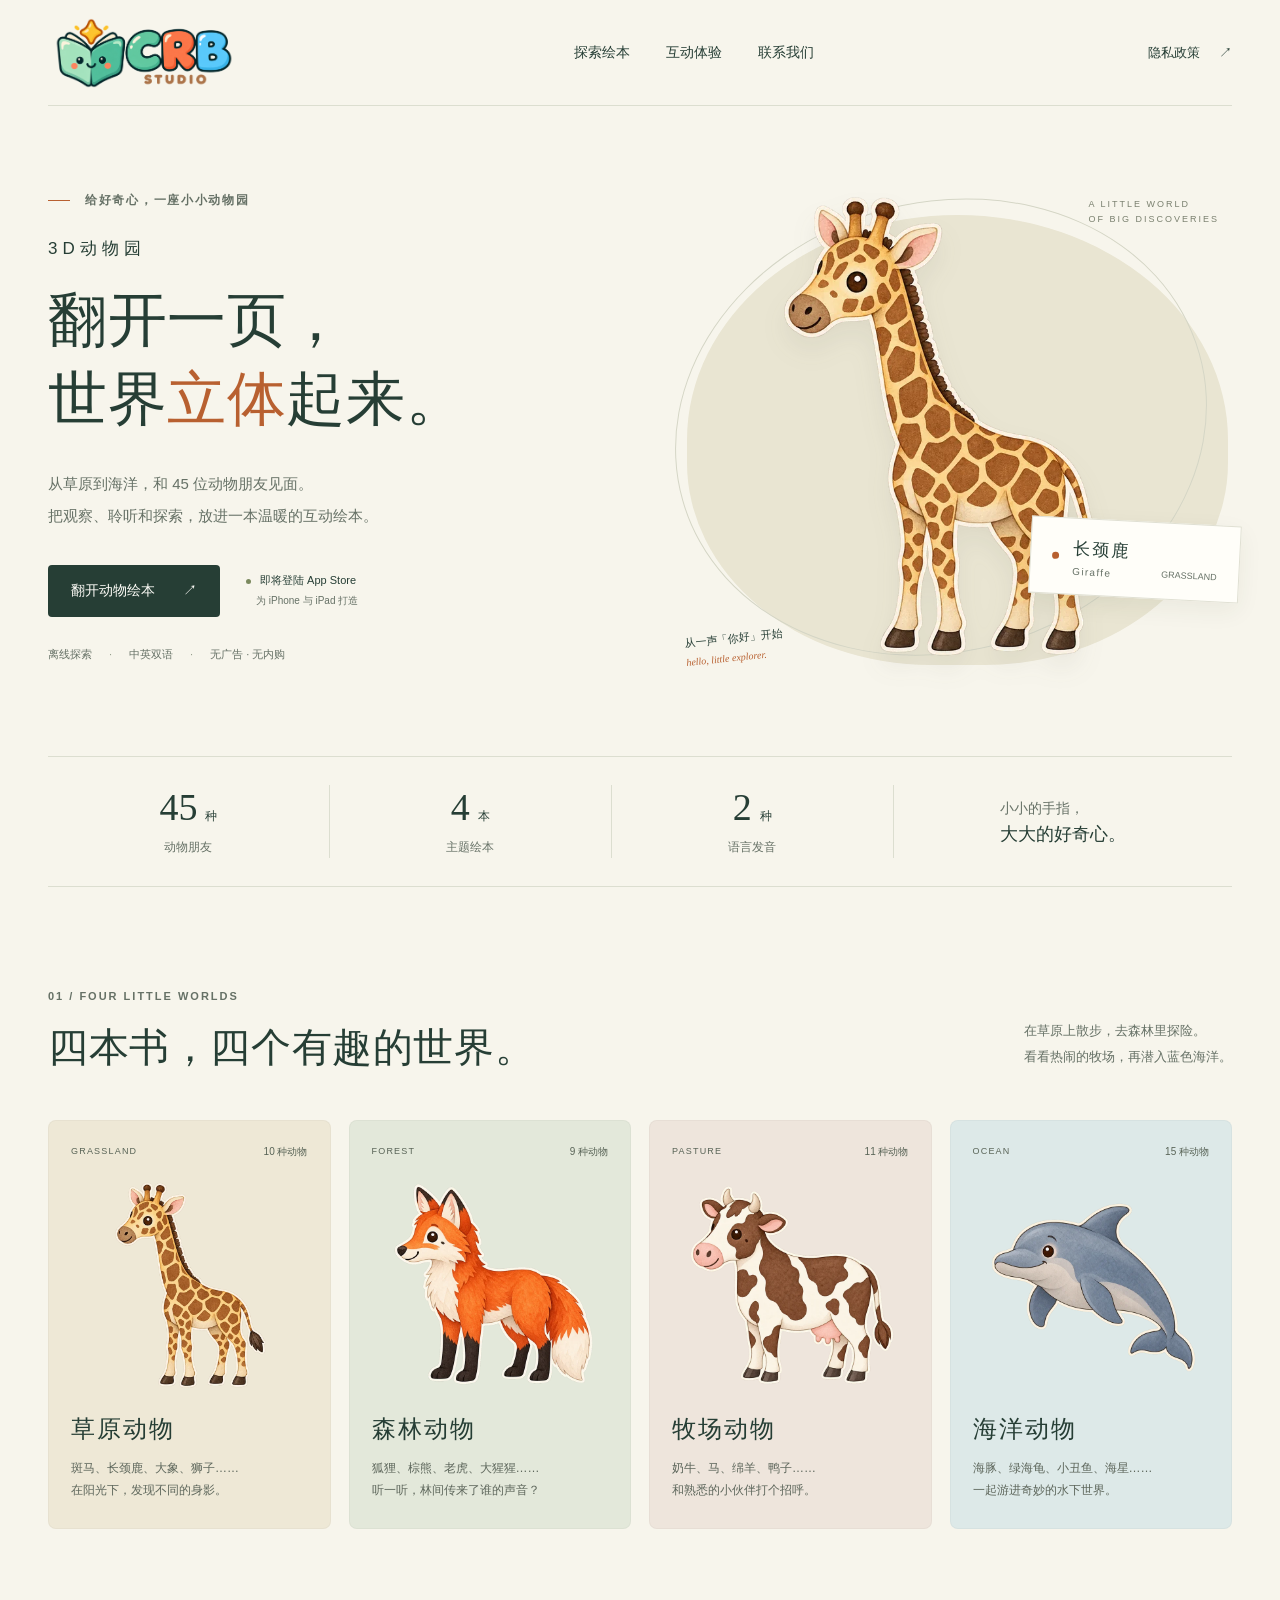
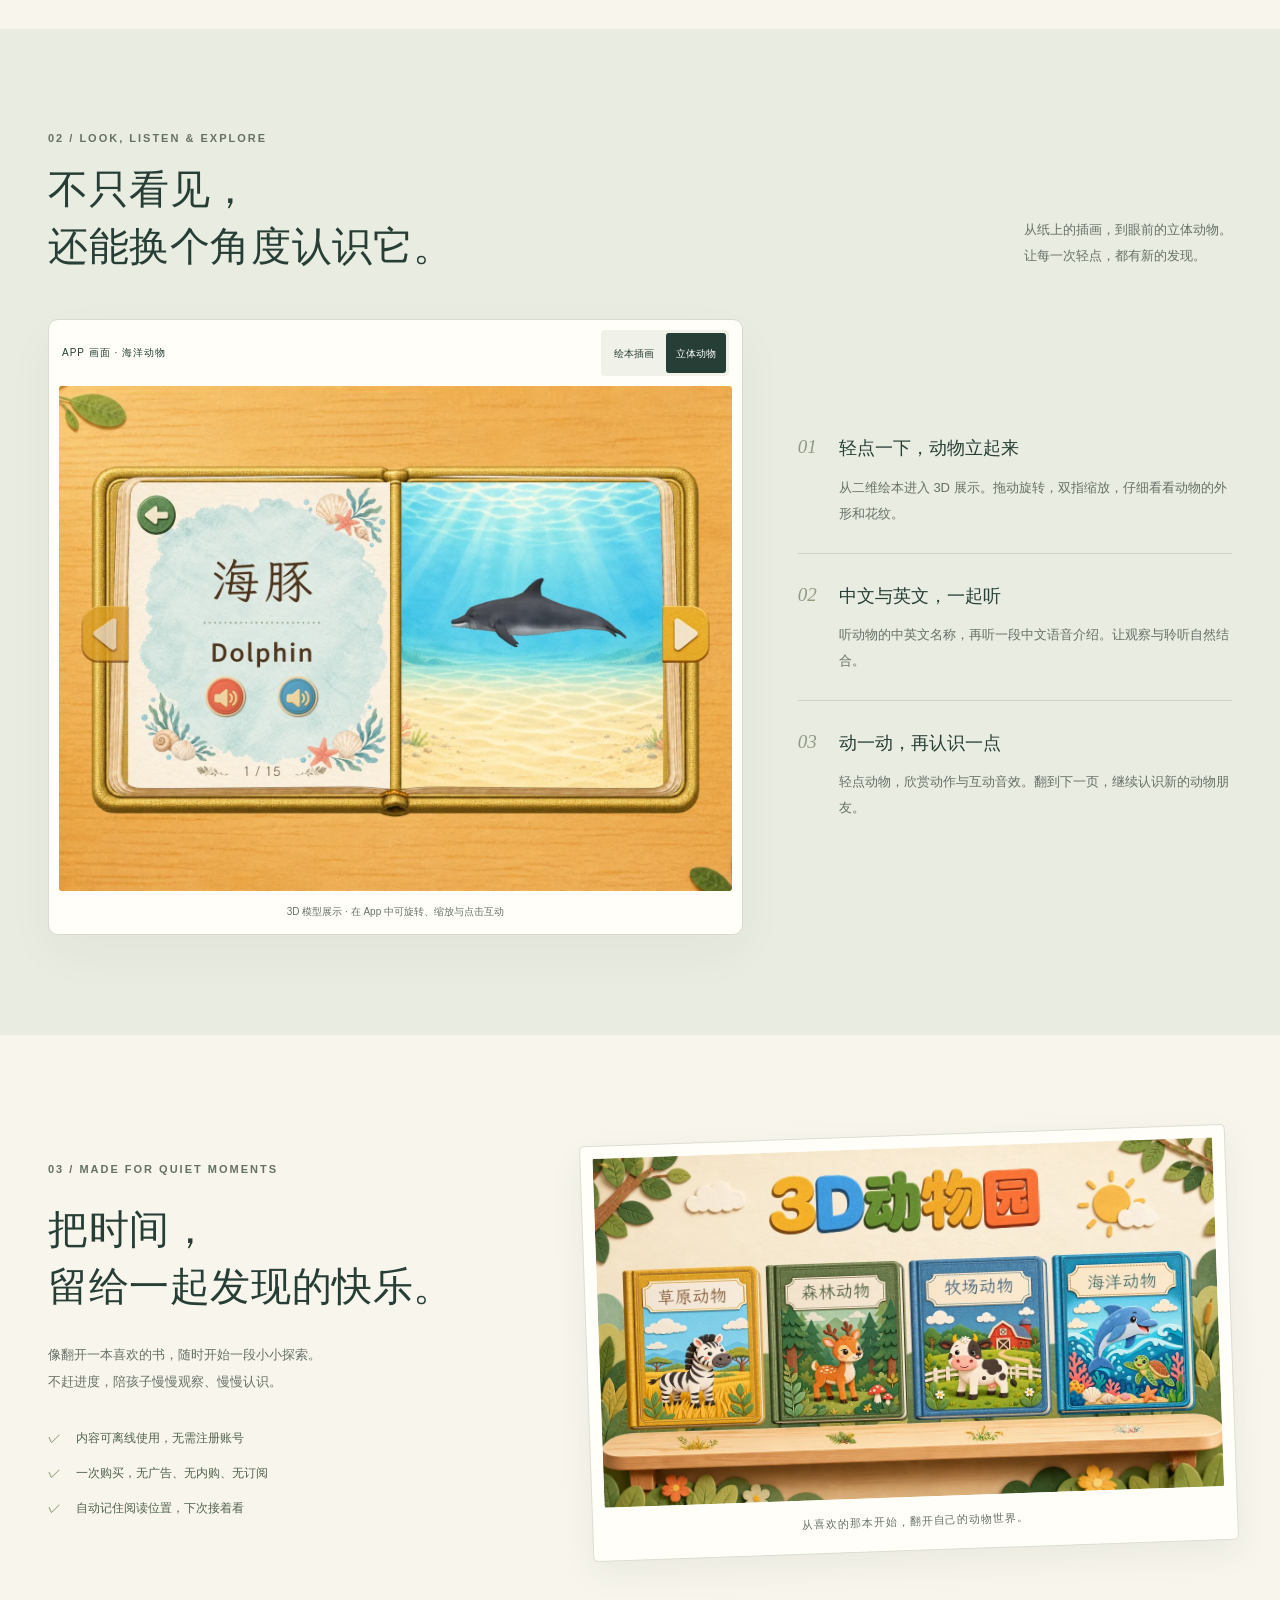
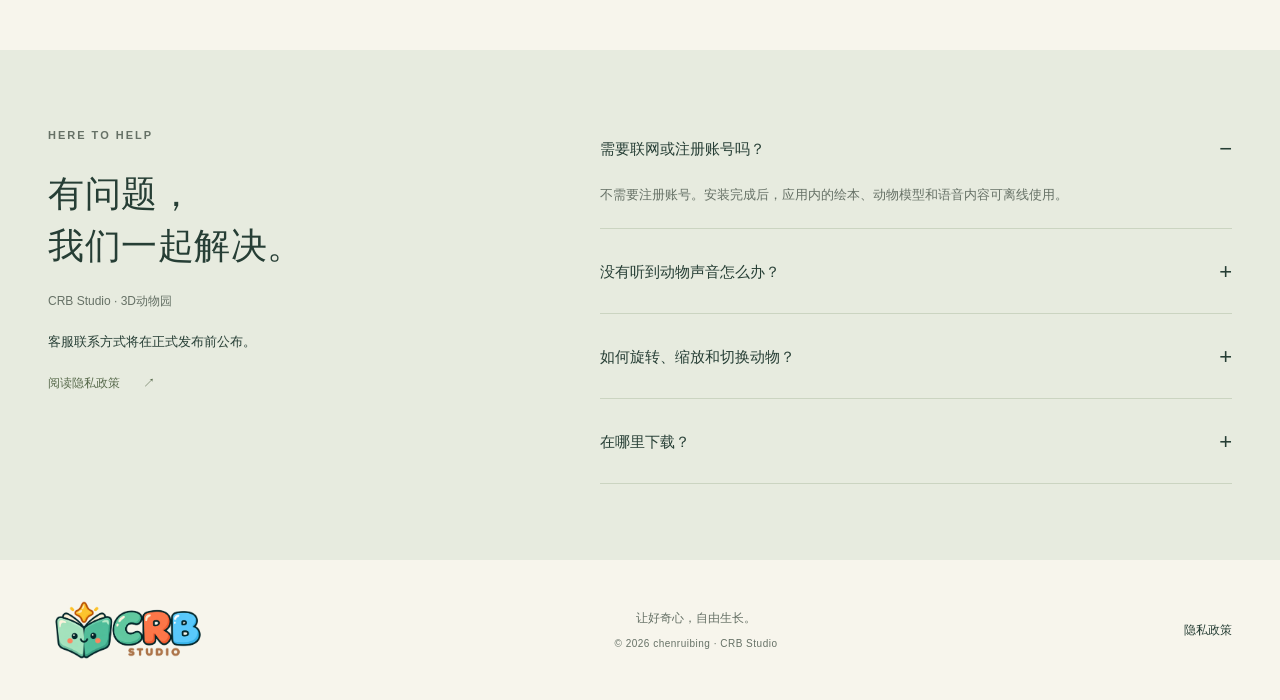
<file: index.html>
<!doctype html>
<html lang="zh-CN">
<head>
  <meta charset="utf-8">
  <meta name="viewport" content="width=device-width, initial-scale=1">
  <meta name="theme-color" content="#f7f5ec">
  <meta name="description" content="3D动物园：45种动物、四本主题绘本、中英双语发音与立体互动。CRB Studio 出品，陪孩子从观察开始认识自然。">
  <meta property="og:title" content="3D动物园 · CRB Studio">
  <meta property="og:description" content="翻开一页，认识一位动物朋友。45种动物的中英双语互动绘本。">
  <meta property="og:image" content="https://chenruibing.github.io/bookcase.webp">
  <title>3D动物园 · CRB Studio</title>
  <link rel="icon" href="favicon.svg?v=crb3" type="image/svg+xml">
  <link rel="stylesheet" href="styles.css?v=crb3">
  <script src="site.js" defer></script>
</head>
<body>
  <a class="skip-link" href="#main">跳到主要内容</a>
  <header class="site-header wrap">
    <a class="studio" href="./" aria-label="CRB Studio 首页"><img class="studio-logo" src="crb-studio-logo-v3.png" width="1774" height="887" alt="CRB Studio" decoding="async"></a>
    <nav aria-label="主导航"><a href="#worlds">探索绘本</a><a href="#experience">互动体验</a><a href="#support">联系我们</a></nav>
    <a class="header-link" href="privacy.html">隐私政策 <span aria-hidden="true">↗</span></a>
  </header>
  <main id="main">
    <section class="hero wrap" aria-labelledby="hero-title">
      <div class="hero-copy">
        <p class="eyebrow"><span class="small-line"></span> 给好奇心，一座小小动物园</p>
        <p class="app-name">3D动物园</p>
        <h1 id="hero-title">翻开一页，<br>世界<span class="accent">立体</span>起来。</h1>
        <p class="hero-description">从草原到海洋，和 45 位动物朋友见面。<br class="desktop-break">把观察、聆听和探索，放进一本温暖的互动绘本。</p>
        <div class="hero-actions"><a class="button primary" href="#worlds">翻开动物绘本 <span aria-hidden="true">↗</span></a><span class="availability"><span class="status-dot"></span> 即将登陆 App Store<br><small>为 iPhone 与 iPad 打造</small></span></div>
        <div class="hero-notes"><span>离线探索</span><span>中英双语</span><span>无广告 · 无内购</span></div>
      </div>
      <div class="hero-art">
        <div class="art-orbit" aria-hidden="true"></div>
        <p class="art-index" aria-hidden="true">A LITTLE WORLD<br>OF BIG DISCOVERIES</p>
        <img class="hero-giraffe" src="giraffe.webp" width="720" height="720" fetchpriority="high" alt="绘本中的水彩长颈鹿插画">
        <div class="animal-label"><span class="label-dot"></span><div><strong>长颈鹿</strong><span>Giraffe</span></div><span class="label-number">GRASSLAND</span></div>
        <div class="art-caption" aria-hidden="true">从一声「你好」开始<br><span>hello, little explorer.</span></div>
      </div>
    </section>
    <div class="facts wrap" aria-label="产品特点"><div><strong>45<span>种</span></strong><p>动物朋友</p></div><div><strong>4<span>本</span></strong><p>主题绘本</p></div><div><strong>2<span>种</span></strong><p>语言发音</p></div><div class="fact-copy"><p>小小的手指，<br><strong>大大的好奇心。</strong></p></div></div>
    <section class="worlds section wrap" id="worlds" aria-labelledby="worlds-title">
      <div class="section-heading"><div><p class="eyebrow">01 / FOUR LITTLE WORLDS</p><h2 id="worlds-title">四本书，<br class="mobile-break">四个有趣的世界。</h2></div><p>在草原上散步，去森林里探险。<br>看看热闹的牧场，再潜入蓝色海洋。</p></div>
      <div class="world-grid">
        <article class="world-card grass"><div class="card-top"><span>GRASSLAND</span><span>10 种动物</span></div><img src="giraffe.webp" width="720" height="720" loading="lazy" alt="草原绘本中的长颈鹿"><div><h3>草原动物</h3><p>斑马、长颈鹿、大象、狮子……<br>在阳光下，发现不同的身影。</p></div></article>
        <article class="world-card forest"><div class="card-top"><span>FOREST</span><span>9 种动物</span></div><img src="fox.webp" width="640" height="640" loading="lazy" alt="森林绘本中的狐狸"><div><h3>森林动物</h3><p>狐狸、棕熊、老虎、大猩猩……<br>听一听，林间传来了谁的声音？</p></div></article>
        <article class="world-card farm"><div class="card-top"><span>PASTURE</span><span>11 种动物</span></div><img src="cow.webp" width="640" height="640" loading="lazy" alt="牧场绘本中的奶牛"><div><h3>牧场动物</h3><p>奶牛、马、绵羊、鸭子……<br>和熟悉的小伙伴打个招呼。</p></div></article>
        <article class="world-card ocean"><div class="card-top"><span>OCEAN</span><span>15 种动物</span></div><img src="dolphin.webp" width="640" height="640" loading="lazy" alt="海洋绘本中的海豚"><div><h3>海洋动物</h3><p>海豚、绿海龟、小丑鱼、海星……<br>一起游进奇妙的水下世界。</p></div></article>
      </div>
    </section>
    <section class="experience section" id="experience" aria-labelledby="experience-title"><div class="wrap">
      <div class="section-heading"><div><p class="eyebrow">02 / LOOK, LISTEN & EXPLORE</p><h2 id="experience-title">不只看见，<br>还能换个角度认识它。</h2></div><p>从纸上的插画，到眼前的立体动物。<br>让每一次轻点，都有新的发现。</p></div>
      <div class="experience-grid"><figure class="screen-frame"><div class="screen-toolbar"><span>APP 画面 · 海洋动物</span><div class="view-switch" role="group" aria-label="切换截图"><button type="button" data-view="2d" aria-pressed="false">绘本插画</button><button type="button" data-view="3d" aria-pressed="true">立体动物</button></div></div><img id="animal-screen" src="ocean-3d.webp" width="1440" height="1080" loading="lazy" alt="3D动物园海豚立体展示页面，左侧是中英文名称与发音按钮，右侧是三维海豚"><figcaption id="screen-caption" aria-live="polite">3D 模型展示 · 在 App 中可旋转、缩放与点击互动</figcaption></figure><div class="feature-list"><article><span class="feature-number">01</span><div><h3>轻点一下，动物立起来</h3><p>从二维绘本进入 3D 展示。拖动旋转，双指缩放，仔细看看动物的外形和花纹。</p></div></article><article><span class="feature-number">02</span><div><h3>中文与英文，一起听</h3><p>听动物的中英文名称，再听一段中文语音介绍。让观察与聆听自然结合。</p></div></article><article><span class="feature-number">03</span><div><h3>动一动，再认识一点</h3><p>轻点动物，欣赏动作与互动音效。翻到下一页，继续认识新的动物朋友。</p></div></article></div></div>
    </div></section>
    <section class="companion section wrap" aria-labelledby="companion-title"><div class="companion-copy"><p class="eyebrow">03 / MADE FOR QUIET MOMENTS</p><h2 id="companion-title">把时间，<br>留给一起发现的快乐。</h2><p>像翻开一本喜欢的书，随时开始一段小小探索。<br>不赶进度，陪孩子慢慢观察、慢慢认识。</p><ul class="promise-list"><li><span aria-hidden="true">✓</span> 内容可离线使用，无需注册账号</li><li><span aria-hidden="true">✓</span> 一次购买，无广告、无内购、无订阅</li><li><span aria-hidden="true">✓</span> 自动记住阅读位置，下次接着看</li></ul></div><figure class="bookcase-figure"><img src="bookcase.webp" width="1280" height="720" loading="lazy" alt="3D动物园首页，书架上摆放着草原、森林、牧场和海洋四本绘本"><figcaption>从喜欢的那本开始，翻开自己的动物世界。</figcaption></figure></section>
    <section class="support-section" id="support" aria-labelledby="support-title"><div class="wrap support-grid"><div><p class="eyebrow">HERE TO HELP</p><h2 id="support-title">有问题，<br>我们一起解决。</h2><p>CRB Studio · 3D动物园</p><div class="contact-slot">客服联系方式将在正式发布前公布。</div><a class="text-link" href="privacy.html">阅读隐私政策 <span aria-hidden="true">↗</span></a></div><div class="faq"><details open><summary>需要联网或注册账号吗？</summary><p>不需要注册账号。安装完成后，应用内的绘本、动物模型和语音内容可离线使用。</p></details><details><summary>没有听到动物声音怎么办？</summary><p>请先检查设备音量、静音状态和蓝牙音频输出。中文、英文名称可通过书页上的两个扬声器按钮播放。</p></details><details><summary>如何旋转、缩放和切换动物？</summary><p>在书页中点击 3D 按钮显示立体动物，拖动旋转、双指缩放，点击动物查看动作。使用书页两侧箭头翻页，返回首页可以换一本书。</p></details><details><summary>在哪里下载？</summary><p>3D动物园正在准备上架 App Store。正式上线后，我们会在这里更新下载入口。</p></details></div></div></section>
  </main>
  <footer class="site-footer wrap"><a class="studio" href="./"><img class="studio-logo" src="crb-studio-logo-v3.png" width="1774" height="887" alt="CRB Studio" decoding="async"></a><p>让好奇心，自由生长。<span>© 2026 chenruibing · CRB Studio</span></p><a href="privacy.html">隐私政策</a></footer>
</body>
</html>
</file>
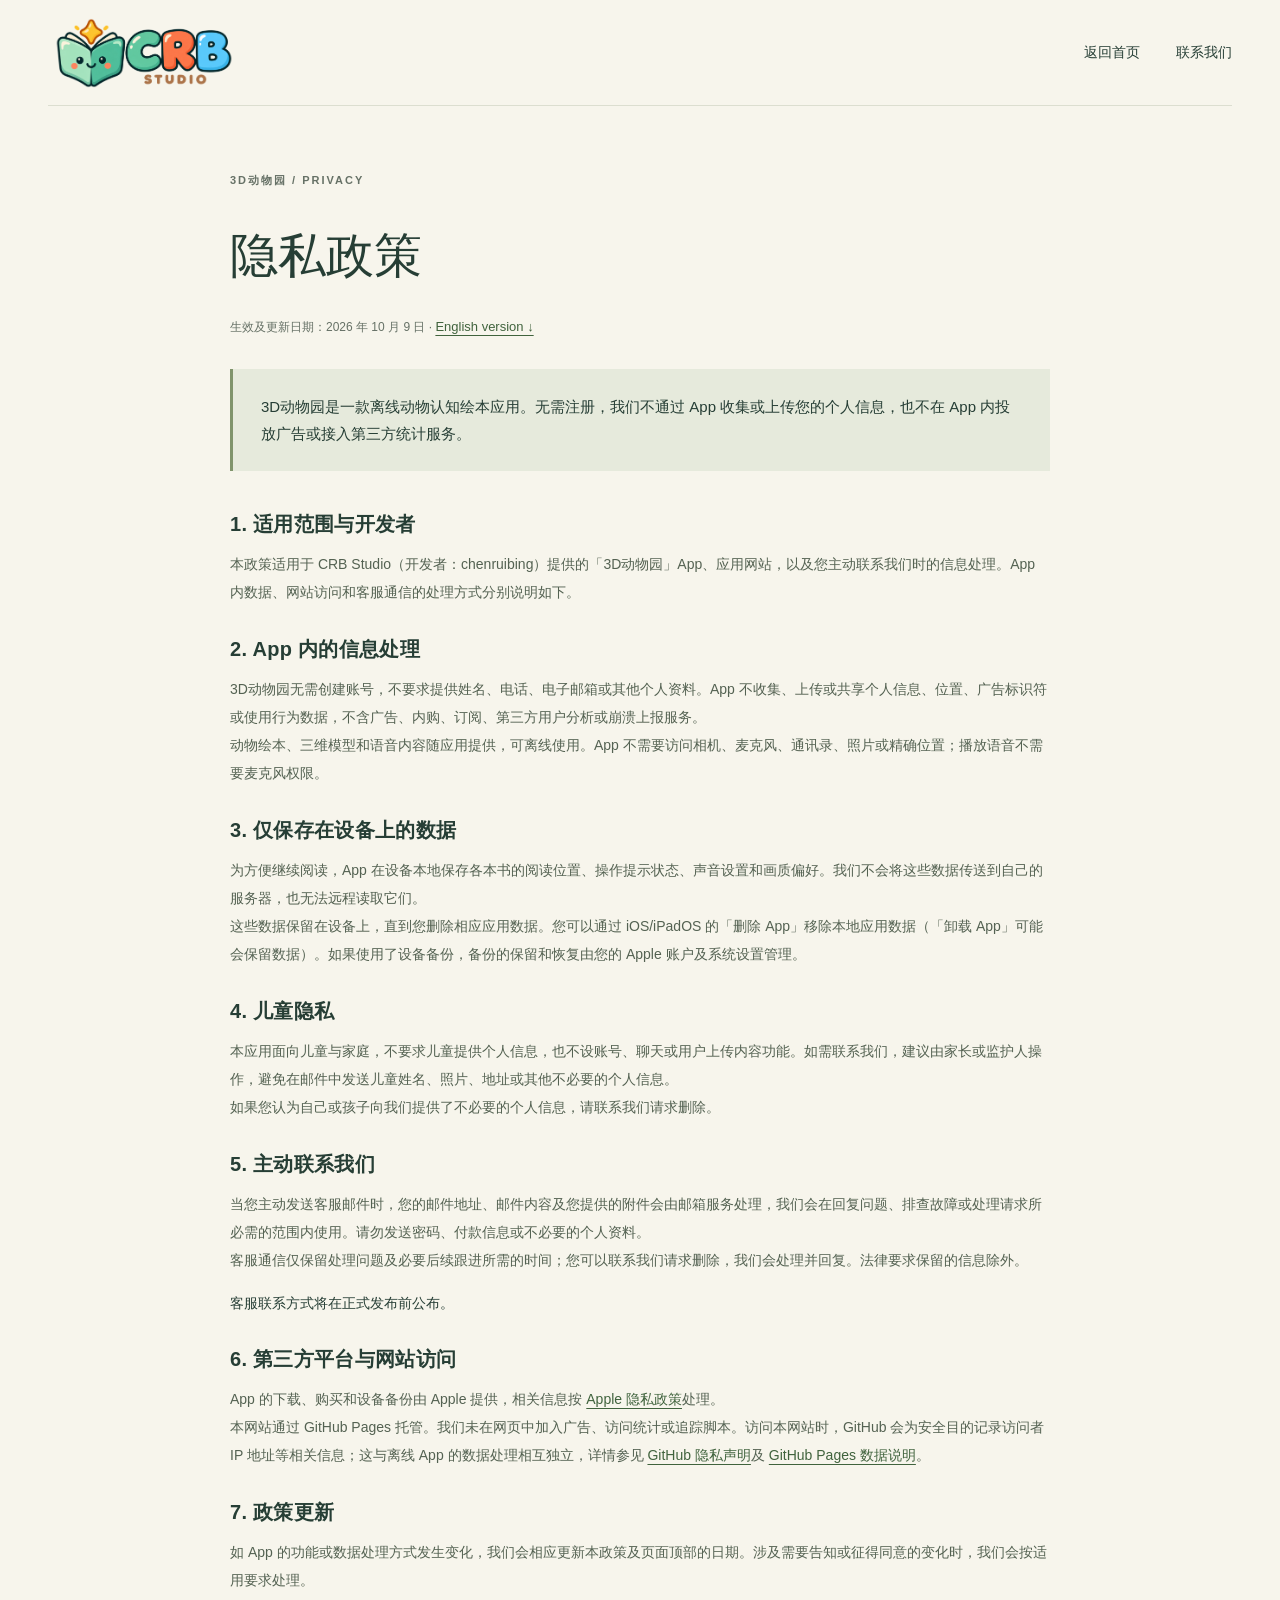
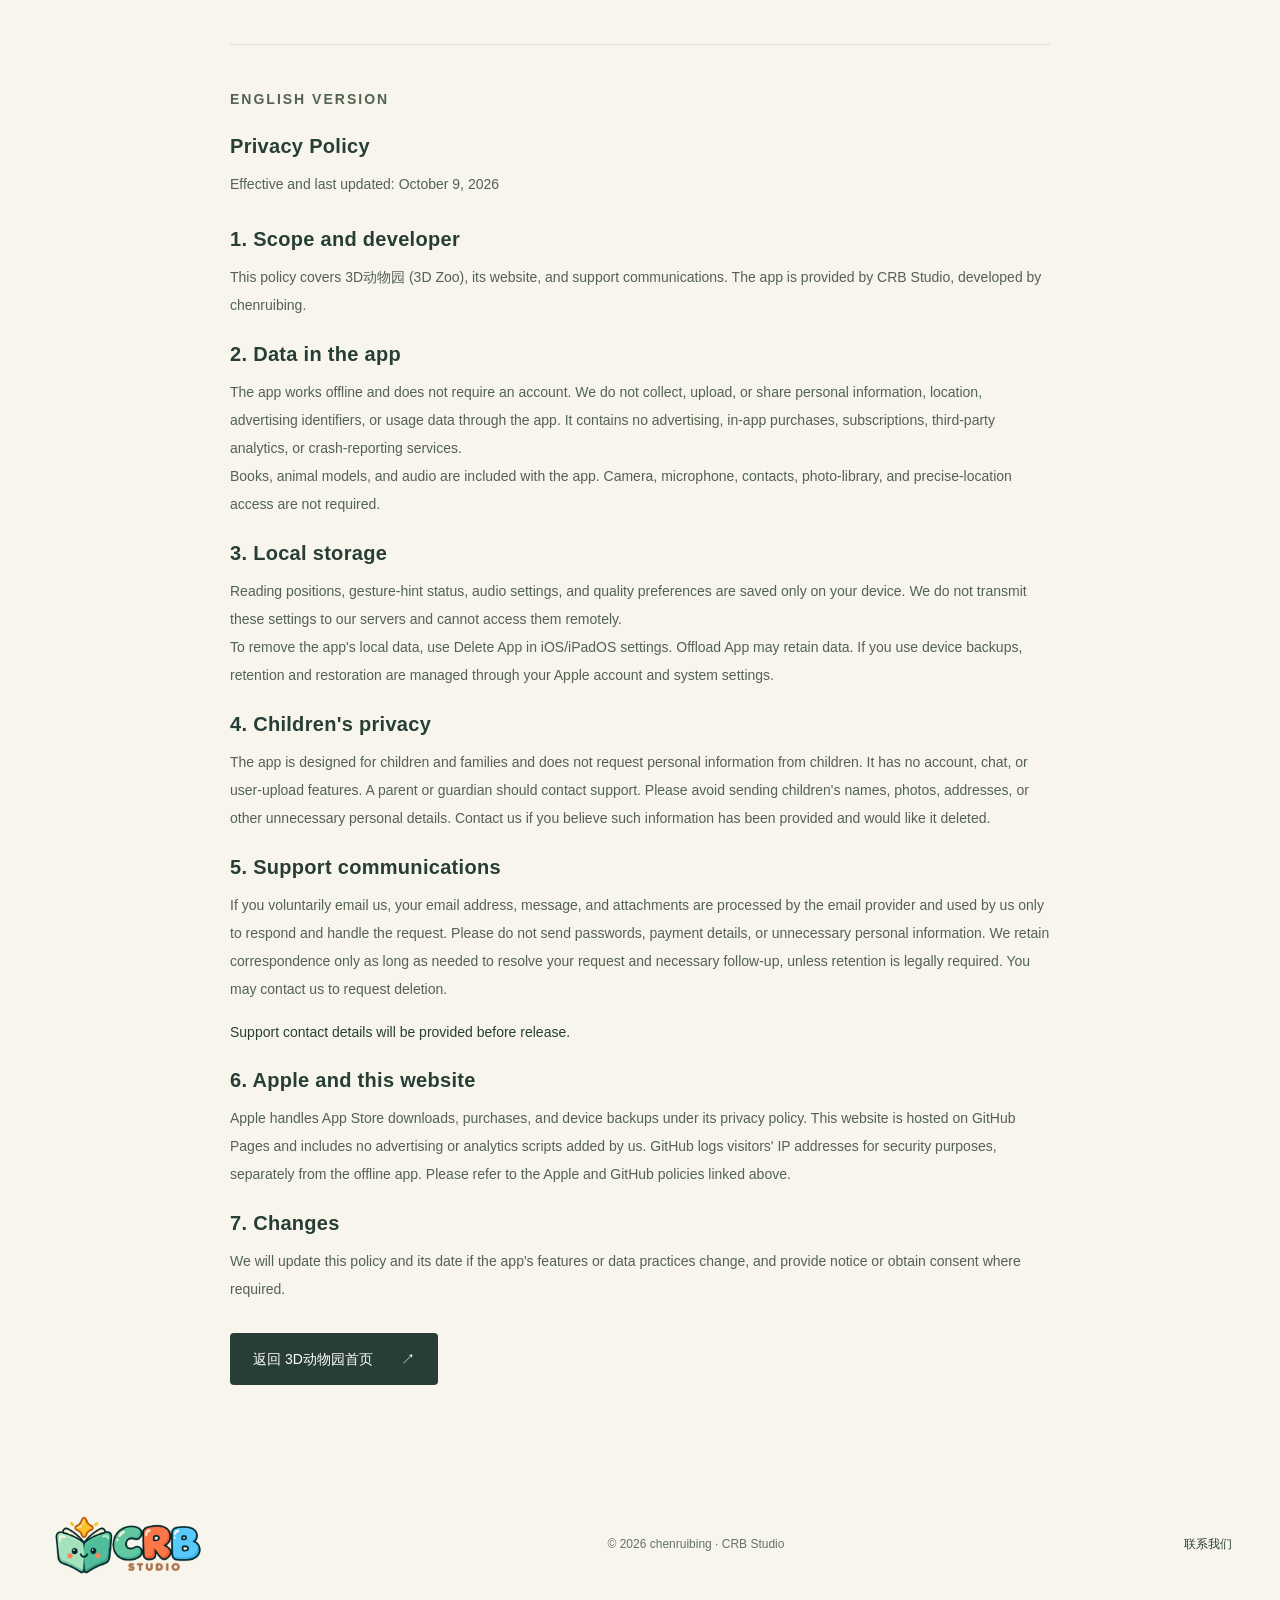
<file: privacy.html>
<!doctype html>
<html lang="zh-CN">
<head><meta charset="utf-8"><meta name="viewport" content="width=device-width, initial-scale=1"><meta name="theme-color" content="#f7f5ec"><meta name="description" content="3D动物园隐私政策：应用离线运行，不收集个人信息，不含广告、内购及第三方统计服务。"><title>隐私政策 · 3D动物园 · CRB Studio</title><link rel="icon" href="favicon.svg?v=crb3" type="image/svg+xml"><link rel="stylesheet" href="styles.css?v=crb3"></head>
<body class="policy-page"><a class="skip-link" href="#main">跳到主要内容</a><header class="site-header wrap"><a class="studio" href="./" aria-label="CRB Studio 首页"><img class="studio-logo" src="crb-studio-logo-v3.png" width="1774" height="887" alt="CRB Studio" decoding="async"></a><nav aria-label="主导航"><a href="./">返回首页</a><a href="./#support">联系我们</a></nav></header>
<main id="main" class="policy-main wrap"><p class="eyebrow">3D动物园 / PRIVACY</p><h1>隐私政策</h1><p class="policy-meta">生效及更新日期：2026 年 10 月 9 日 · <a class="language-link" href="#english" lang="en">English version ↓</a></p><div class="policy-summary">3D动物园是一款离线动物认知绘本应用。无需注册，我们不通过 App 收集或上传您的个人信息，也不在 App 内投放广告或接入第三方统计服务。</div>
<section><h2>1. 适用范围与开发者</h2><p>本政策适用于 CRB Studio（开发者：chenruibing）提供的「3D动物园」App、应用网站，以及您主动联系我们时的信息处理。App 内数据、网站访问和客服通信的处理方式分别说明如下。</p></section>
<section><h2>2. App 内的信息处理</h2><p>3D动物园无需创建账号，不要求提供姓名、电话、电子邮箱或其他个人资料。App 不收集、上传或共享个人信息、位置、广告标识符或使用行为数据，不含广告、内购、订阅、第三方用户分析或崩溃上报服务。</p><p>动物绘本、三维模型和语音内容随应用提供，可离线使用。App 不需要访问相机、麦克风、通讯录、照片或精确位置；播放语音不需要麦克风权限。</p></section>
<section><h2>3. 仅保存在设备上的数据</h2><p>为方便继续阅读，App 在设备本地保存各本书的阅读位置、操作提示状态、声音设置和画质偏好。我们不会将这些数据传送到自己的服务器，也无法远程读取它们。</p><p>这些数据保留在设备上，直到您删除相应应用数据。您可以通过 iOS/iPadOS 的「删除 App」移除本地应用数据（「卸载 App」可能会保留数据）。如果使用了设备备份，备份的保留和恢复由您的 Apple 账户及系统设置管理。</p></section>
<section><h2>4. 儿童隐私</h2><p>本应用面向儿童与家庭，不要求儿童提供个人信息，也不设账号、聊天或用户上传内容功能。如需联系我们，建议由家长或监护人操作，避免在邮件中发送儿童姓名、照片、地址或其他不必要的个人信息。</p><p>如果您认为自己或孩子向我们提供了不必要的个人信息，请联系我们请求删除。</p></section>
<section><h2>5. 主动联系我们</h2><p>当您主动发送客服邮件时，您的邮件地址、邮件内容及您提供的附件会由邮箱服务处理，我们会在回复问题、排查故障或处理请求所必需的范围内使用。请勿发送密码、付款信息或不必要的个人资料。</p><p>客服通信仅保留处理问题及必要后续跟进所需的时间；您可以联系我们请求删除，我们会处理并回复。法律要求保留的信息除外。</p><div class="contact-slot">客服联系方式将在正式发布前公布。</div></section>
<section><h2>6. 第三方平台与网站访问</h2><p>App 的下载、购买和设备备份由 Apple 提供，相关信息按 <a href="https://www.apple.com/legal/privacy/" rel="noreferrer">Apple 隐私政策</a>处理。</p><p>本网站通过 GitHub Pages 托管。我们未在网页中加入广告、访问统计或追踪脚本。访问本网站时，GitHub 会为安全目的记录访问者 IP 地址等相关信息；这与离线 App 的数据处理相互独立，详情参见 <a href="https://docs.github.com/en/site-policy/privacy-policies/github-general-privacy-statement" rel="noreferrer">GitHub 隐私声明</a>及 <a href="https://docs.github.com/en/pages/getting-started-with-github-pages/what-is-github-pages#data-collection" rel="noreferrer">GitHub Pages 数据说明</a>。</p></section>
<section><h2>7. 政策更新</h2><p>如 App 的功能或数据处理方式发生变化，我们会相应更新本政策及页面顶部的日期。涉及需要告知或征得同意的变化时，我们会按适用要求处理。</p></section>
<section class="english-policy" id="english" lang="en"><p class="eyebrow">ENGLISH VERSION</p><h2>Privacy Policy</h2><p class="policy-meta">Effective and last updated: October 9, 2026</p>
<section><h2>1. Scope and developer</h2><p>This policy covers 3D动物园 (3D Zoo), its website, and support communications. The app is provided by CRB Studio, developed by chenruibing.</p></section>
<section><h2>2. Data in the app</h2><p>The app works offline and does not require an account. We do not collect, upload, or share personal information, location, advertising identifiers, or usage data through the app. It contains no advertising, in-app purchases, subscriptions, third-party analytics, or crash-reporting services.</p><p>Books, animal models, and audio are included with the app. Camera, microphone, contacts, photo-library, and precise-location access are not required.</p></section>
<section><h2>3. Local storage</h2><p>Reading positions, gesture-hint status, audio settings, and quality preferences are saved only on your device. We do not transmit these settings to our servers and cannot access them remotely.</p><p>To remove the app's local data, use Delete App in iOS/iPadOS settings. Offload App may retain data. If you use device backups, retention and restoration are managed through your Apple account and system settings.</p></section>
<section><h2>4. Children's privacy</h2><p>The app is designed for children and families and does not request personal information from children. It has no account, chat, or user-upload features. A parent or guardian should contact support. Please avoid sending children's names, photos, addresses, or other unnecessary personal details. Contact us if you believe such information has been provided and would like it deleted.</p></section>
<section><h2>5. Support communications</h2><p>If you voluntarily email us, your email address, message, and attachments are processed by the email provider and used by us only to respond and handle the request. Please do not send passwords, payment details, or unnecessary personal information. We retain correspondence only as long as needed to resolve your request and necessary follow-up, unless retention is legally required. You may contact us to request deletion.</p><div class="contact-slot">Support contact details will be provided before release.</div></section>
<section><h2>6. Apple and this website</h2><p>Apple handles App Store downloads, purchases, and device backups under its privacy policy. This website is hosted on GitHub Pages and includes no advertising or analytics scripts added by us. GitHub logs visitors' IP addresses for security purposes, separately from the offline app. Please refer to the Apple and GitHub policies linked above.</p></section>
<section><h2>7. Changes</h2><p>We will update this policy and its date if the app's features or data practices change, and provide notice or obtain consent where required.</p></section></section>
<a class="button primary" href="./">返回 3D动物园首页 <span aria-hidden="true">↗</span></a></main><footer class="site-footer wrap"><a class="studio" href="./"><img class="studio-logo" src="crb-studio-logo-v3.png" width="1774" height="887" alt="CRB Studio" decoding="async"></a><p>© 2026 chenruibing · CRB Studio</p><a href="./#support">联系我们</a></footer></body></html>
</file>
<file: styles.css>
@charset "UTF-8";
:root{--paper:#f7f5ec;--ink:#263e35;--muted:#667166;--line:#dcded0;--orange:#b86030;--sage:#e6eadc;--white:#fffef9;--serif:"STSong","Songti SC","Noto Serif CJK SC","SimSun",serif;--sans:-apple-system,BlinkMacSystemFont,"Segoe UI","PingFang SC","Microsoft YaHei",sans-serif}
*{box-sizing:border-box}html{scroll-behavior:smooth;scroll-padding-top:32px}body{margin:0;background:var(--paper);color:var(--ink);font-family:var(--sans);font-size:16px;line-height:1.8;-webkit-font-smoothing:antialiased}a{color:inherit;text-decoration:none}button,summary{font:inherit;cursor:pointer}button,a,summary{-webkit-tap-highlight-color:transparent}button{color:inherit}a:focus-visible,button:focus-visible,summary:focus-visible{outline:3px solid var(--orange);outline-offset:5px}img{display:block;max-width:100%;height:auto}h1,h2,h3,p,figure{margin:0}h1,h2,h3{font-weight:500}h1,h2{font-family:var(--serif)}h2{font-size:clamp(30px,3.1vw,46px);line-height:1.45;letter-spacing:.015em}p{color:var(--muted)}.wrap{width:min(1200px,calc(100% - 96px));margin-inline:auto}.skip-link{position:fixed;top:-100px;left:20px;z-index:10;background:var(--ink);color:white;padding:10px 20px}.skip-link:focus{top:10px}.site-header{height:106px;display:flex;align-items:center;justify-content:space-between;border-bottom:1px solid var(--line)}.studio{display:inline-flex;align-items:center;gap:10px;line-height:1;flex-shrink:0}.studio strong{font-size:33px;letter-spacing:-1.8px;font-weight:800}.studio span{font-size:9px;font-weight:700;line-height:1.6;letter-spacing:2px}.site-header nav{display:flex;gap:36px;font-size:14px}.site-header nav a,.header-link,.site-footer>a:last-child{transition:color .2s}.site-header a:hover,.site-footer a:hover{color:var(--orange)}.header-link{font-size:13px}.header-link span{margin-left:15px}.hero{display:grid;grid-template-columns:1.05fr 1fr;min-height:650px;align-items:center;gap:25px;padding-block:65px 72px}.eyebrow{font-size:11px;letter-spacing:2px;font-weight:600;color:var(--muted);margin-bottom:22px}.small-line{display:inline-block;width:22px;height:1px;background:var(--orange);vertical-align:middle;margin-right:10px}.hero .eyebrow{font-size:12px;letter-spacing:1.7px}.app-name{font-size:17px;color:var(--ink);letter-spacing:5px;margin-bottom:18px}.hero h1{font-size:clamp(44px,4.6vw,66px);line-height:1.34;letter-spacing:.01em}.accent{color:var(--orange)}.hero-description{font-size:15px;line-height:2.1;margin-top:28px}.hero-actions{display:flex;align-items:center;gap:26px;margin-top:34px}.button{display:inline-flex;justify-content:center;align-items:center;gap:28px;font-size:14px;min-height:52px;padding:12px 23px;transition:background .2s,color .2s}.primary{background:var(--ink);color:var(--white);border-radius:4px}.primary:hover{background:#3b5847}.availability{font-size:11px;color:var(--ink);line-height:1.8}.availability small{display:inline-block;color:var(--muted);font-size:10px;padding-left:10px}.status-dot{display:inline-block;width:5px;height:5px;background:#7b895e;border-radius:50%;margin-right:6px;vertical-align:middle}.hero-notes{display:flex;gap:17px;font-size:11px;color:var(--muted);margin-top:28px}.hero-notes span+span::before{content:"·";margin-right:17px;color:#98a08f}.hero-art{position:relative;min-height:485px;isolation:isolate;display:flex;align-items:center;justify-content:center}.art-orbit{position:absolute;inset:30px 4px 5px 20px;border-radius:50% 50% 45% 45%;background:#e9e5d2;z-index:-1}.art-orbit::after{content:"";position:absolute;inset:-13px 18px 13px -15px;border:1px solid #d5d6c6;border-radius:50%;transform:rotate(-16deg)}.hero-giraffe{width:470px;max-height:515px;object-fit:contain;filter:drop-shadow(0 14px 12px #514d3511)}.art-index{position:absolute;right:13px;top:12px;font-size:9px;letter-spacing:2px;line-height:1.7;color:#7a806f}.animal-label{position:absolute;right:-8px;bottom:72px;display:flex;align-items:center;gap:14px;background:var(--white);padding:15px 21px;border:1px solid #e0e0d3;box-shadow:0 8px 24px #323e2510;transform:rotate(3deg)}.label-dot{width:7px;height:7px;border-radius:50%;background:var(--orange)}.animal-label strong{display:block;font-size:17px;letter-spacing:2px;font-weight:500}.animal-label div>span{display:block;font-size:10px;color:var(--muted);letter-spacing:1.3px;line-height:1.4}.label-number{font-size:9px;color:var(--muted);margin-left:18px;align-self:end}.art-caption{position:absolute;bottom:4px;left:18px;font-size:11px;line-height:1.7;transform:rotate(-6deg)}.art-caption span{font-size:10px;font-family:Georgia,serif;font-style:italic;color:var(--orange)}.facts{border-block:1px solid var(--line);display:grid;grid-template-columns:repeat(3,1fr) 1.2fr;padding:28px 0}.facts>div{text-align:center;border-right:1px solid var(--line)}.facts>div:last-child{border:0}.facts strong{font-family:Georgia,var(--serif);font-size:38px;font-weight:400;line-height:1.2}.facts strong span{font:12px var(--sans);margin-left:8px}.facts p{font-size:12px;margin-top:6px}.facts .fact-copy{display:flex;align-items:center;justify-content:center;text-align:left}.fact-copy p{font-size:14px;line-height:1.9;margin:0}.fact-copy strong{font:18px var(--serif);color:var(--ink)}.section{padding-block:100px}.section-heading{display:flex;justify-content:space-between;align-items:flex-end;gap:30px;margin-bottom:42px}.section-heading .eyebrow{margin-bottom:13px}.section-heading>p{font-size:13px;line-height:2;padding-bottom:8px}.mobile-break{display:none}.world-grid{display:grid;grid-template-columns:repeat(4,1fr);gap:18px}.world-card{border-radius:8px;padding:22px 22px 26px;overflow:hidden;border:1px solid #3642320a}.grass{background:#eee8d6}.forest{background:#e3e8da}.farm{background:#eee5dc}.ocean{background:#dde9e8}.card-top{display:flex;justify-content:space-between;gap:8px;align-items:center;font-size:9px;letter-spacing:1.2px;color:#596457}.card-top span:last-child{font-size:10px;letter-spacing:0}.world-card img{width:100%;height:210px;object-fit:contain;margin:20px 0 22px}.world-card h3{font:24px var(--serif);letter-spacing:2px;margin-bottom:12px}.world-card p{font-size:12px;line-height:1.9;color:#5d665b}.experience{background:#e9ece1}.experience-grid{display:grid;grid-template-columns:1.6fr 1fr;gap:55px;align-items:center}.screen-frame{background:var(--white);border:1px solid #d6dbcd;padding:10px;border-radius:10px;box-shadow:0 18px 50px #33432e0a;overflow:hidden}.screen-toolbar{display:flex;justify-content:space-between;gap:8px;align-items:center;margin:0 3px 10px}.screen-toolbar>span{font-size:10px;letter-spacing:1px}.view-switch{display:flex;gap:2px;background:#f0f1e8;padding:3px;border-radius:4px}.view-switch button{min-height:40px;background:transparent;border:0;font-size:10px;line-height:1.5;padding:7px 10px;border-radius:3px;transition:background .2s,color .2s}.view-switch button[aria-pressed="true"]{background:var(--ink);color:white}.view-switch button:hover{background:#dce3d4}.view-switch button[aria-pressed="true"]:hover{background:#3b5847}.screen-frame>img{border-radius:3px;width:100%;aspect-ratio:4/3;object-fit:contain}.screen-frame figcaption{font-size:10px;color:var(--muted);padding:12px 5px 3px;text-align:center}.feature-list article{display:flex;gap:22px;padding:26px 0;border-bottom:1px solid #cdd4c4}.feature-list article:last-child{border:0}.feature-number{font:italic 19px Georgia,serif;color:#909b84;padding-top:4px}.feature-list h3{font-size:18px;margin-bottom:10px}.feature-list p{font-size:13px;line-height:2}.companion{display:grid;grid-template-columns:.85fr 1.15fr;gap:60px;align-items:center}.companion-copy>p:not(.eyebrow){font-size:13px;line-height:2.1;margin-top:24px}.promise-list{padding:0;margin:24px 0 0;list-style:none;font-size:12px;color:#52634e;line-height:2.7}.promise-list span{font-size:13px;margin-right:12px;color:#697d4c}.bookcase-figure{transform:rotate(-2deg);background:#fffef9;padding:12px 12px 18px;border:1px solid var(--line);box-shadow:0 12px 32px #36402c10;border-radius:5px}.bookcase-figure img{border-radius:2px}.bookcase-figure figcaption{text-align:center;font-size:11px;color:var(--muted);padding:15px 8px 0;letter-spacing:1px}.support-section{background:#e7ebdf;padding-block:76px}.support-grid{display:grid;grid-template-columns:.85fr 1.15fr;gap:85px}.support-grid h2{font-size:36px}.support-grid>div>p:not(.eyebrow){font-size:12px;margin-top:19px}.contact-slot{font-size:13px;margin-top:17px;overflow-wrap:anywhere}.contact-slot a{border-bottom:1px solid #a6b29b;padding-bottom:4px}.text-link{display:inline-flex;gap:23px;font-size:12px;margin-top:20px;color:#596b4d}.text-link:hover{color:var(--orange)}.faq details{border-bottom:1px solid #cbd4c1;padding:20px 0}.faq details:first-child{padding-top:0}.faq summary{min-height:44px;font-size:15px;list-style:none;display:flex;justify-content:space-between;gap:20px;align-items:center}.faq summary::-webkit-details-marker{display:none}.faq summary::after{content:"+";font-size:22px;font-weight:300}.faq details[open] summary::after{content:"−"}.faq details p{font-size:13px;line-height:2;margin-top:12px;padding-right:20px}.site-footer{min-height:140px;display:flex;justify-content:space-between;align-items:center;gap:20px}.site-footer .studio strong{font-size:29px}.site-footer .studio span{font-size:8px}.site-footer p{font-size:12px;text-align:center}.site-footer p span{display:block;font-size:10px;margin-top:5px;letter-spacing:.5px}.site-footer>a:last-child{font-size:12px}
.policy-main{max-width:820px;padding-block:65px 90px}.policy-main h1{font-size:48px;margin:12px 0 16px}.policy-meta{font-size:12px;margin-bottom:30px}.policy-summary{background:var(--sage);border-left:3px solid #80946b;padding:24px 28px;margin-bottom:40px;font-size:15px;color:var(--ink)}.policy-main section{margin-block:30px}.policy-main section h2{font:600 20px var(--sans);margin-bottom:12px}.policy-main section p,.policy-main section li{font-size:14px;line-height:2;color:#546252}.policy-main ul{padding-left:22px}.policy-main a:not(.button){color:#40633d;text-decoration:underline;text-underline-offset:4px}.policy-main .language-link{font-size:13px}.policy-main .english-policy{border-top:1px solid var(--line);padding-top:40px;margin-top:50px}.english-policy>h2{font-family:var(--serif);font-size:34px}.policy-main section section{margin-block:24px}.policy-main .contact-slot{font-size:14px}.not-found{text-align:center;min-height:65vh;display:grid;place-content:center;gap:20px}.not-found h1{font:60px Georgia,serif}.not-found .button{margin-inline:auto}
@media(min-width:1400px){.hero{min-height:700px}.hero-art{min-height:515px}.hero-giraffe{width:510px}}
@media(max-width:1050px){.wrap{width:calc(100% - 64px)}.hero{gap:10px;min-height:600px;padding-block:50px}.hero h1{font-size:48px}.hero-art{min-height:440px}.hero-giraffe{width:440px}.hero-description{font-size:13px}.hero-actions{gap:18px}.hero-actions .button{font-size:12px;gap:15px;padding-inline:18px}.world-card{padding:17px}.world-card img{height:175px}.world-card p{font-size:12px}.card-top{letter-spacing:.4px}.experience-grid{gap:30px;grid-template-columns:1.35fr 1fr}.companion{gap:36px}.support-grid{gap:50px}}
@media(max-width:760px){.wrap{width:calc(100% - 40px)}.site-header{height:82px}.site-header nav{gap:18px;font-size:12px}.site-header nav a:nth-child(2){display:none}.header-link{font-size:11px}.header-link span{margin-left:3px}.studio strong{font-size:27px}.studio span{font-size:7px;letter-spacing:1.4px}.studio{gap:7px}.hero{grid-template-columns:1fr;gap:24px;padding-block:40px 35px}.hero-copy{max-width:520px}.hero .eyebrow{font-size:10px;margin-bottom:20px}.app-name{font-size:14px;letter-spacing:4px;margin-bottom:13px}.hero h1{font-size:clamp(34px,10.5vw,46px)}.hero-description{margin-top:20px;font-size:13px}.hero-actions{margin-top:25px;gap:24px}.hero-notes{margin-top:20px;font-size:10px}.hero-art{width:min(420px,95%);justify-self:center;min-height:390px}.hero-giraffe{width:380px}.art-orbit{inset:20px 6px 0 20px}.art-index{right:0;font-size:8px}.animal-label{right:0;bottom:40px;padding:12px 16px}.art-caption{left:0;bottom:3px;font-size:10px}.facts{grid-template-columns:repeat(3,1fr);padding:24px 0}.facts>div:nth-child(3){border:0}.facts strong{font-size:32px}.facts p{font-size:10px}.facts .fact-copy{display:none}.section{padding-block:60px}.section-heading{display:block;margin-bottom:28px}.section-heading>p{font-size:12px;margin-top:17px}.section-heading h2{font-size:31px}.eyebrow{font-size:9px}.world-grid{grid-template-columns:repeat(2,1fr);gap:12px}.world-card{padding:16px}.world-card img{height:160px;margin-block:18px}.world-card h3{font-size:22px;margin-bottom:10px}.world-card p{font-size:12px}.card-top{font-size:8px}.card-top span:last-child{font-size:9px}.experience-grid{grid-template-columns:1fr;gap:15px}.feature-list article{padding:22px 0;gap:20px}.feature-list h3{font-size:17px}.feature-list p{font-size:12px}.companion{grid-template-columns:1fr;gap:40px}.companion h2{font-size:34px}.bookcase-figure{max-width:550px}.support-section{padding-block:55px}.support-grid{grid-template-columns:1fr;gap:38px}.support-grid h2{font-size:32px}.faq summary{font-size:14px}.faq details p{font-size:12px}.site-footer{flex-wrap:wrap;justify-content:space-between;padding-block:28px;gap:24px}.site-footer p{order:3;width:100%;text-align:left;font-size:11px}.policy-main{padding-block:42px 60px}.policy-main h1{font-size:38px}.policy-main section p,.policy-main section li{font-size:13px}.policy-summary{font-size:13px;padding:20px}.policy-main section h2{font-size:18px}}
@media(max-width:370px){.wrap{width:calc(100% - 32px)}.site-header nav{gap:12px;font-size:11px}.site-header nav a:first-child{display:none}.hero h1{font-size:34px}.hero-art{min-height:325px}.hero-giraffe{width:320px}.hero-actions{gap:14px}.availability{font-size:10px}.hero-notes{gap:11px}.hero-notes span+span::before{margin-right:11px}.world-card{padding:12px}.world-card img{height:130px}.card-top{font-size:7px}.world-card p{font-size:11px}.screen-toolbar{gap:4px}.screen-toolbar>span{font-size:8px;letter-spacing:0}.view-switch button{font-size:9px;padding:6px}.animal-label strong{font-size:14px}.label-number{margin-left:4px}}
@media(prefers-reduced-motion:reduce){html{scroll-behavior:auto}*,*::before,*::after{transition:none!important;animation:none!important}}

.policy-page .site-header nav a:first-child{display:inline-block}

/* Approved CRB Studio identity; dimensions reserve space before the PNG loads. */
.studio .studio-logo{width:192px;height:96px;object-fit:contain}
.site-footer .studio .studio-logo{width:160px;height:80px}
@media(max-width:760px){.studio .studio-logo{width:132px;height:66px}.site-footer .studio .studio-logo{width:144px;height:72px}}
</file>
